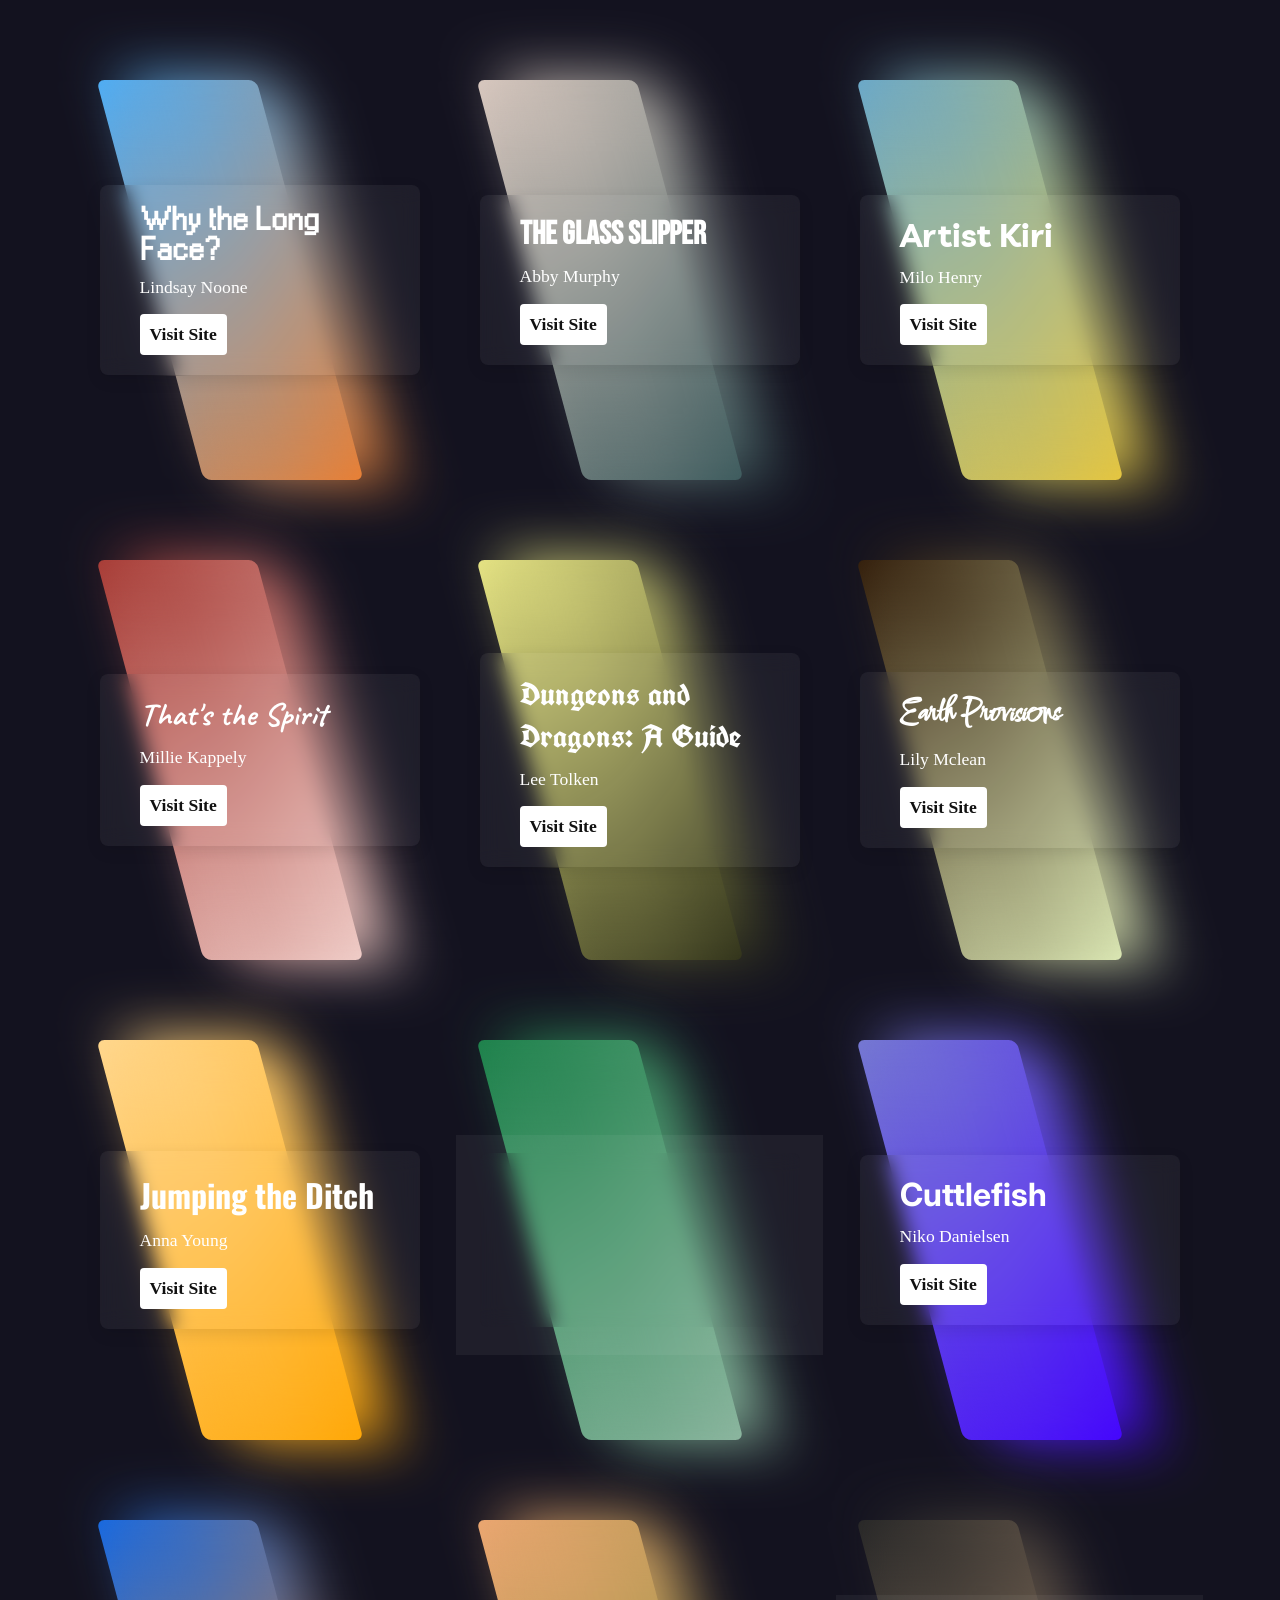
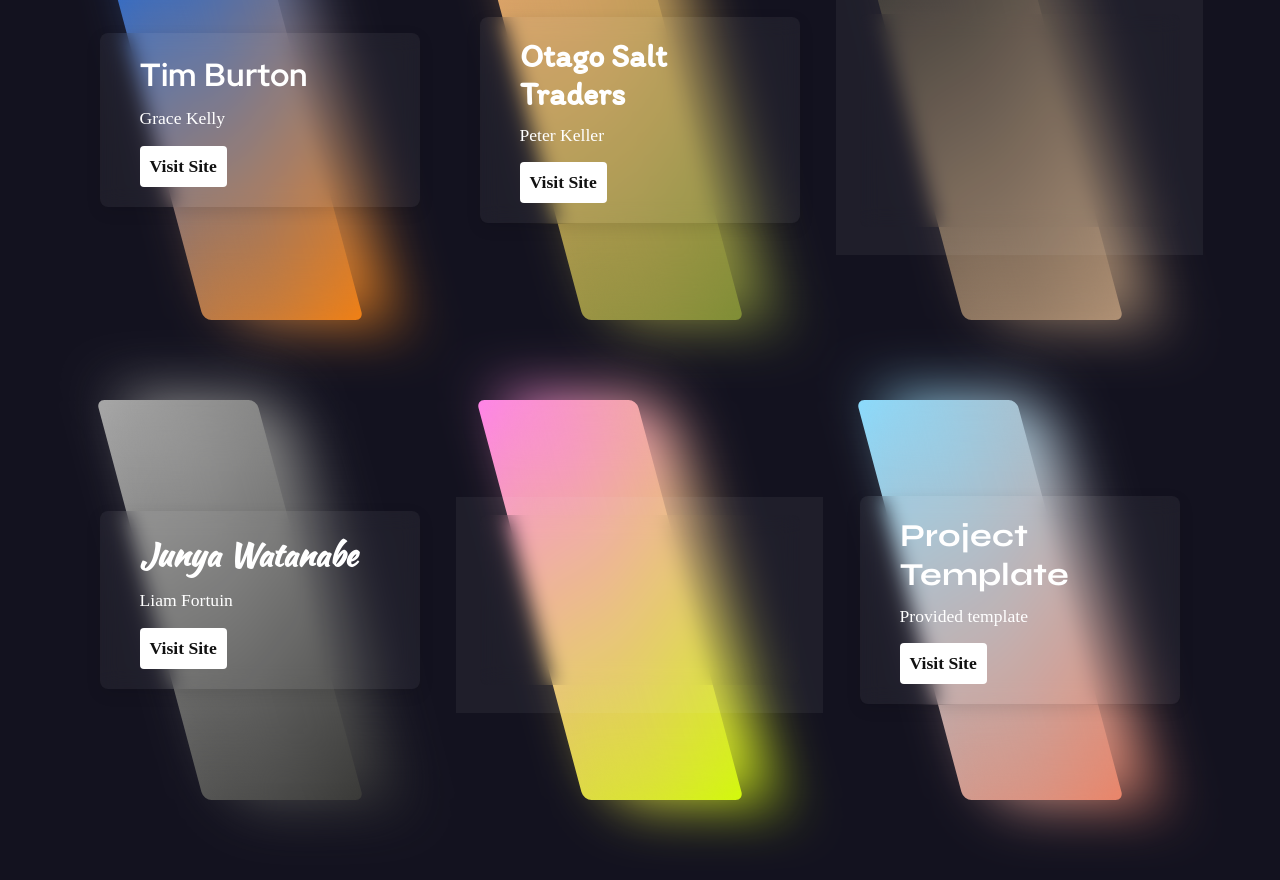
<file: index.html>
<!DOCTYPE html>
<html lang="en">
  <head>
    <meta charset="utf-8" />
    <meta name="viewport" content="width=device-width, initial-scale=1" />

    <link rel="icon" href="favicon.ico" />

    <title>Web Cert 2023</title>

    <link rel="stylesheet" href="style.css" />
  </head>

  <body>
    <!-- <header id="page-title">
        <h1 class="title-words">Web Cert 2023</h1>
    </header> -->

    <main>
        <section id="section-one">

              <div class="container">

                <div class="box">
                  <span></span>
                  <div class="content">
                    <h2 class="lindsay">Why the Long Face?</h2>
                    <p>Lindsay Noone</p>
                    <a href="Lindsay/index.html" target="_blank">Visit Site</a>
                  </div>
                </div>
                <div class="box">
                  <span></span>
                  <div class="content">
                    <h2 class="abby">The Glass Slipper</h2>
                    <p>Abby Murphy</p>
                    <a href="Abby/index.html" target="_blank">Visit Site</a>
                  </div>
                </div>
                <div class="box">
                  <span></span>
                  <div class="content">
                    <h2 class="milo">Artist Kiri</h2>
                    <p>Milo Henry</p>
                    <a href="Milo/index.html" target="_blank">Visit Site</a>
                  </div>
                </div>
                <div class="box">
                  <span></span>
                  <div class="content">
                    <h2 class="millie">That's the Spirit</h2>
                    <p>Millie Kappely</p>
                    <a href="Millie/index.html" target="_blank">Visit Site</a>
                  </div>
                </div>
                <div class="box">
                  <span></span>
                  <div class="content">
                    <h2 class="lee">Dungeons and Dragons: A Guide</h2>
                    <p>Lee Tolken</p>
                    <a href="Lee/index.html" target="_blank">Visit Site</a>
                  </div>
                </div>
                <div class="box">
                  <span></span>
                  <div class="content">
                    <h2 class="lily">Earth Provisions</h2>
                    <p>Lily Mclean</p>
                    <a href="Lily/index.html" target="_blank">Visit Site</a>
                  </div>
                </div>
                <div class="box">
                  <span></span>
                  <div class="content">
                    <h2 class="anna">Jumping the Ditch</h2>
                    <p>Anna Young</p>
                    <a href="Anna/index.html" target="_blank">Visit Site</a>
                  </div>
                </div>
                <div class="box">
                  <span></span>
                  <div class="content">
                    <h2 class="james">Wombats</h2>
                    <p>James Milne</p>
                    <a href="James/index.html" target="_blank">Visit Site</a>
                  </div>
                </div>
                <div class="box">
                  <span></span>
                  <div class="content">
                    <h2 class="niko">Cuttlefish</h2>
                    <p>Niko Danielsen</p>
                    <a href="Niko/index.html" target="_blank">Visit Site</a>
                  </div>
                </div>
                <div class="box">
                  <span></span>
                  <div class="content">
                    <h2 class="grace">Tim Burton</h2>
                    <p>Grace Kelly</p>
                    <a href="Grace/index.html" target="_blank">Visit Site</a>
                  </div>
                </div>
                <div class="box">
                  <span></span>
                  <div class="content">
                    <h2 class="peter">Otago Salt Traders</h2>
                    <p>Peter Keller</p>
                    <a href="Peter/index.html" target="_blank">Visit Site</a>
                  </div>
                </div>
                <div class="box">
                  <span></span>
                  <div class="content">
                    <h2 class="robin">The Midnight Library</h2>
                    <p>Robin Simpson</p>
                    <a href="https://the-midnight-library.glitch.me" target="_blank">Visit Site</a>
                  </div>
                </div>
                <div class="box">
                  <span></span>
                  <div class="content">
                    <h2 class="liam">Junya Watanabe</h2>
                    <p>Liam Fortuin</p>
                    <a href="Liam/index.html" target="_blank">Visit Site</a>
                  </div>
                </div>            
                <div class="box">
                  <span></span>
                  <div class="content">
                    <h2 class="caleb">Caleb's Shirts</h2>
                    <p>Caleb Michelle</p>
                    <a href="Caleb/index - Template.html" target="_blank">Visit Site</a>
                  </div>
                </div>
                <div class="box">
                  <span></span>
                  <div class="content">
                    <h2 class="caleb">Project Template</h2>
                    <p>Provided template</p>
                    <a href="project-template/index.html" target="_blank">Visit Site</a>
                  </div>
                </div>

              </div>
                
        </section>
    </main>

    <footer id="footer-area">
      
    </footer>
  </body>
</html>
</file>
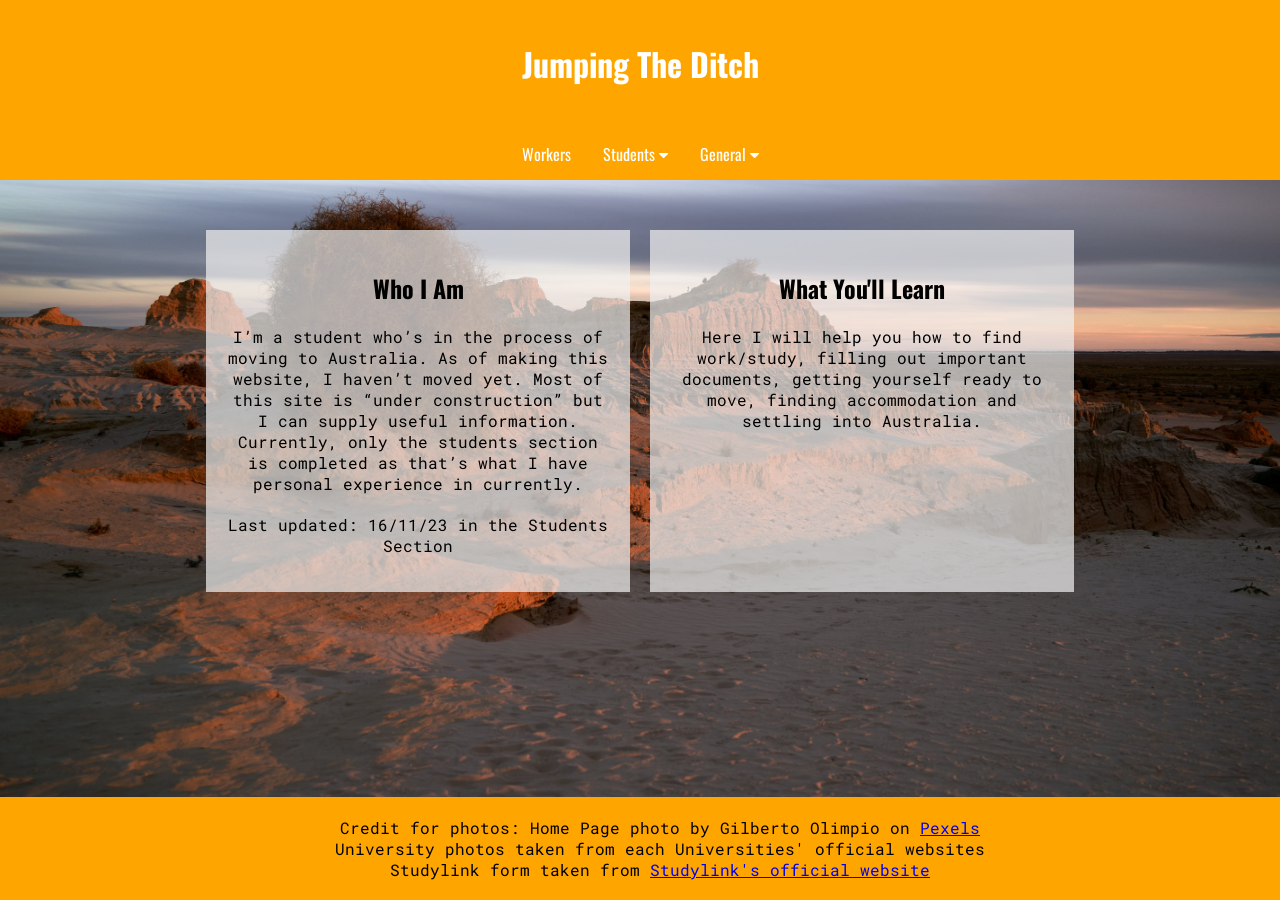
<file: Anna/index.html>
<!DOCTYPE html>
<html>

<!-- *****************************
         Author: Anna
         Creation date: 14/11/2023
         ***************************** -->

<head>
  <meta name="viewport" content="width=device-width, initial-scale=1">
  <meta charset="UTF-8">
  <link rel="stylesheet" href="https://cdnjs.cloudflare.com/ajax/libs/font-awesome/4.7.0/css/font-awesome.min.css">
<link rel="stylesheet" href="style.css"> 

  <title>Jumping The Ditch</title>

</head>

<body>

  <div class="title" id="home">
    <a href="#home">
    <h1>Jumping The Ditch</h1>
    </a>
  </div>

  <div class="navbar">
    <a href="underconstruction.html">Workers</a>
    <div class="dropdown">
      <button class="dropbtn">Students
        <i class="fa fa-caret-down"></i>
      </button>
      <div class="dropdown-content">
        <a href="exchangeprograms.html">Moving while studying</a>
        <a href="loans.html">Loans and Allowances</a>
        <a href="underconstruction.html">Finding Work</a>
      </div>
    </div>
    <div class="dropdown">
      <button class="dropbtn">General
        <i class="fa fa-caret-down"></i>
      </button>
      <div class="dropdown-content">
        <a href="underconstruction.html">Passport</a>
        <a href="underconstruction.html">Finding Flights</a>
        <a href="underconstruction.html">Refferals</a>
        <a href="underconstruction.html">IRD</a>
        <a href="underconstruction.html">Setting up a bank account</a>
        <a href="underconstruction.html">Housing</a>
        <a href="underconstruction.html">The Move</a>
        <a href="underconstruction.html">Visa</a>
        <a href="underconstruction.html">Medicare</a>
        <a href="underconstruction.html">Tax Code</a>
        <a href="underconstruction.html">Phone Providers</a>
        <a href="underconstruction.html">Transport</a>
      </div>
    </div>
  </div>

  <div class="center-sections">
    <div class="left-section">
      <h2>Who I Am</h2>
      <p>I’m a student who’s in the process of moving to Australia. As of making this website, I haven’t moved yet. Most of this site is “under construction” but I can supply useful information. Currently, only the students section is completed as that’s what I have personal experience in currently.</p>
   
      <p>Last updated: 16/11/23 in the Students Section</p>
   
    </div>

    <div class="right-section">
      <h2>What You'll Learn</h2>
      <p>Here I will help you how to find work/study, filling out important documents, getting yourself ready to move, finding accommodation and settling into Australia.</p>
    </div>
  </div>

  <footer>
    <p>Credit for photos: Home Page photo by Gilberto Olimpio on <a href="https://www.pexels.com/photo/rock-formation-and-desert-during-sunrise-8229573/" target="_blank">Pexels</a></p>

    <p>University photos taken from each Universities' official websites</p>

    <p>Studylink form taken from <a href="https://www.studylink.govt.nz/documents/forms/overseas-study-application.pdf" target="_blank">Studylink's official website</a></p>
</footer>



</body>

</html>
</file>
<file: style.css>
@import url('https://fonts.googleapis.com/css2?family=Bebas+Neue&family=Caveat:wght@700&family=Comforter&family=Crimson+Text:wght@700&family=Inter:wght@700&family=Itim&family=Kaushan+Script&family=Livvic:wght@300&family=Oswald&family=Playfair+Display:wght@700&family=Red+Hat+Display&family=Syne:wght@700&family=UnifrakturCook:wght@700&display=swap');@font-face {
    font-family: 'W95FA';
    src: url('Lindsay/w95fa.woff2') format('woff2'),
         url('Lindsay/w95fa.woff') format('woff');
    font-weight: normal;
    font-style: normal;
  }

*
{
  margin: 0;
  padding: 0;
  box-sizing: border-box;
  font-family: consolas;
}

html {
    overflow-x: hidden;
}

body
{
  display: flex;
  justify-content: center;
  align-items: center;
  min-height: 100vh;
  background: #13121f
}

.container
{
  display: flex;
  justify-content: center;
  align-items: center;
  flex-wrap: wrap;
  max-width: 1600px;
  padding: 40px 0;
}

.container .box
{
  position: relative;
  width: 320px;
  height: 400px;
  display: flex;
  justify-content: center;
  align-items: center;
  margin: 40px 30px;
  transition: 0.5s;
}

.container .box::before
{
  content:' ';
  position: absolute;
  top: 0;
  left: 50px;
  width: 50%;
  height: 100%;
  text-decoration: none;
  background: #fff;
  border-radius: 8px;
  transform: skewX(15deg);
  transition: 0.5s;
}

.container .box::after
{
  content:'';
  position: absolute;
  top: 0;
  left: 50;
  width: 50%;
  height: 100%;
  background: #fff;
  border-radius: 8px;
  transform: skewX(15deg);
  transition: 0.5s;
  filter: blur(30px);
}

.container .box:hover:before,
.container .box:hover:after
{
  transform: skewX(0deg);
  left: 20px;
  width: calc(100% - 90px);
  
}

.container .box:nth-child(1):before,
.container .box:nth-child(1):after
{
  background: linear-gradient(315deg, #f07d2b, #4EADF5)
}

.container .box:nth-child(2):before,
.container .box:nth-child(2):after
{
  background: linear-gradient(315deg, #365659, #D9C8BF)
}

.container .box:nth-child(3):before,
.container .box:nth-child(3):after
{
  background: linear-gradient(315deg, #ebc739, #6aa8c9)
}

.container .box:nth-child(4):before,
.container .box:nth-child(4):after
{
  background: linear-gradient(315deg, #F3D4CF, #A73C36)
}

.container .box:nth-child(5):before,
.container .box:nth-child(5):after
{
  background: linear-gradient(315deg, #292b16, #E6E484)
}

.container .box:nth-child(6):before,
.container .box:nth-child(6):after
{
  background: linear-gradient(315deg, #E3F1BC, #331E0B)
}

.container .box:nth-child(7):before,
.container .box:nth-child(7):after
{
  background: linear-gradient(315deg, #FFA500, #ffd78e)
}

.container .box:nth-child(8):before,
.container .box:nth-child(8):after
{
  background: linear-gradient(315deg, #91B8A3, #1D814B)
}

.container .box:nth-child(9):before,
.container .box:nth-child(9):after
{
  background: linear-gradient(315deg, #4200FF, #7579D1)
}

.container .box:nth-child(10):before,
.container .box:nth-child(10):after
{
  background: linear-gradient(315deg, #FC8109, #1769E1)
}

.container .box:nth-child(11):before,
.container .box:nth-child(11):after
{
  background: linear-gradient(315deg, #798C32, #EBA671)
}

.container .box:nth-child(12):before,
.container .box:nth-child(12):after
{
  background: linear-gradient(315deg, #B79678, #272727)
}

.container .box:nth-child(13):before,
.container .box:nth-child(13):after
{
  background: linear-gradient(315deg, #333331, #A8A8A8)
}

.container .box:nth-child(14):before,
.container .box:nth-child(14):after
{
  background: linear-gradient(315deg, #D0FF00, #FF83EA)
}

.container .box:nth-child(15):before,
.container .box:nth-child(15):after
{
  background: linear-gradient(315deg, #EF8061, #8adbfd)
}

.container .box span
{
  display: block;
  position: absolute;
  top: 0;
  left: 0;
  right: 0;
  bottom: 0;
  z-index: 5;
  pointer-events: none;
}

.container .box span::before
{
  content:'';
  position: absolute;
  top: 0;
  left: 0;
  width: 0;
  height: 0;
  border-radius: 8px;
  background: rgba(255, 255, 255, 0.1);
  backdrop-filter: blur(10px);
  opacity: 0;
  transition: 0.1s;  
  animation: animate 2s ease-in-out infinite;
  box-shadow: 0 5px 15px rgba(0,0,0,0.08)
}

.container .box:hover span::before
{
  top: -50px;
  left: 50px;
  width: 100px;
  height: 100px;
  opacity: 1;
}

.container .box span::after
{
  content:'';
  position: absolute;
  bottom: 0;
  right: 0;
  width: 100%;
  height: 100%;
  border-radius: 8px;
  background: rgba(255, 255, 255, 0.1);
  backdrop-filter: blur(10px);
  opacity: 0;
  transition: 0.5s;
  animation: animate 2s ease-in-out infinite;
  box-shadow: 0 5px 15px rgba(0,0,0,0.08);
  animation-delay: -1s;
}

.container .box:hover span:after
{
  bottom: -50px;
  right: 50px;
  width: 100px;
  height: 100px;
  opacity: 1;
}

@keyframes animate
{
  0%, 100%
  {
    transform: translateY(10px);
  }
  
  50%
  {
    transform: translate(-10px);
  }
}

.container .box .content
{
  position: relative;
  width: 320px;
  left: 0;
  padding: 20px 40px;
  background: rgba(255, 255, 255, 0.05);
  backdrop-filter: blur(10px);
  box-shadow: 0 5px 15px rgba(0, 0, 0, 0.1);
  border-radius: 8px;
  z-index: 1;
  transform: 0.5s;
  color: #fff;
}

.container .box:hover .content
{
  left: -25px;
  padding: 60px 40px;
}

.container .box .content h2
{
  font-size: 2em;
  color: #fff;
  margin-bottom: 10px;
}

.container .box .content p
{
  font-size: 1.1em;
  margin-bottom: 10px;
  line-height: 1.4em;
}

.container .box .content a
{
  display: inline-block;
  font-size: 1.1em;
  color: #111;
  background: #fff;
  padding: 10px;
  border-radius: 4px;
  text-decoration: none;
  font-weight: 700;
  margin-top: 5px;
}

.container .box .content a:hover
{
  background: #ffcf4d;
  border: 1px solid rgba(255, 0, 88, 0.4);
  box-shadow: 0 1px 15px rgba(1, 1, 1, 0.2);
}

.abby{
    font-family: 'Bebas Neue', sans-serif;
}

.anna{
    font-family: 'Oswald', sans-serif;
}

.caleb{
    font-family: 'Syne', sans-serif;
}

.grace{
  font-family: 'Red Hat Display', sans-serif;
}

.james{
    font-family: 'Playfair Display', serif;
}

.lee{
    font-family: 'UnifrakturCook', cursive;
}

.liam{
    font-family: 'Kaushan Script', cursive;
}

.lily{
    font-family: 'Comforter', cursive;
}

.lindsay{
    font-family: 'W95FA';
}

.millie{
    font-family: 'Caveat', cursive;
}

.milo{
    font-family: 'Livvic', sans-serif;
}

.niko{
  font-family: 'Inter', sans-serif;
}

.peter{
    font-family: 'Itim', cursive;
}

.robin{
    font-family: 'Crimson Text', serif;
}
</file>
<file: Anna/style.css>
@import url('https://fonts.googleapis.com/css2?family=Oswald&family=Roboto+Mono&display=swap');

body {
    font-family: 'Oswald', sans-serif;
    margin: 0;
    background-image: url('Images/Outback.jpg');
    background-size: cover;
    background-repeat: no-repeat;
  }

  .title {
    text-align: center;
    padding: 20px;
    background-color: orange;
    color: white;
  }
  .title a {
    text-decoration: none;
  }
  .title a:hover {
    color: black;
  }


  .navbar {
    overflow: hidden;
    background-color: orange;
    display: flex;
    justify-content: center;
  }

  .navbar a {
    float: left;
    font-size: 16px;
    color: white;
    text-align: center;
    padding: 14px 16px;
    text-decoration: none;
  }

  .dropdown {
    float: left;
    overflow: hidden;
  }

  .dropdown .dropbtn {
    font-size: 16px;
    border: none;
    outline: none;
    color: white;
    padding: 14px 16px;
    background-color: inherit;
    font-family: inherit;
    margin: 0;
  }

  .navbar a:hover,
  .dropdown:hover .dropbtn {
    background-color: darkorange;
  }

  .dropdown-content {
    display: none;
    position: absolute;
    background-color: #f9f9f9;
    min-width: 160px;
    box-shadow: 0px 8px 16px 0px rgba(0, 0, 0, 0.2);
    z-index: 1;
  }

  .dropdown-content a {
    float: none;
    color: black;
    padding: 12px 16px;
    text-decoration: none;
    display: block;
    text-align: left;
  }

  .dropdown-content a:hover {
    background-color: #ddd;
  }

  .dropdown:hover .dropdown-content {
    display: block;
  }

  .general-dropdown {
    display: none;
    position: absolute;
    background-color: #f9f9f9;
    min-width: 160px;
    box-shadow: 0px 8px 16px 0px rgba(0, 0, 0, 0.2);
    z-index: 1;
  }

  .dropdown:hover .general-dropdown {
    display: block;
  }

  h1
  {
    text-align: center;
    margin-top: 20px;
    color: white;
  }

  p {
    text-align: center;
    margin-top: 20px;
    color: black;
    font-family: 'Roboto Mono', monospace;
  }

  .center-sections {
    display: flex;
    justify-content: center;
  }

  .left-section,
  .right-section {
    width: 30%;
    padding: 20px;
    background-color: rgba(241, 241, 241, 0.7);
    margin: 50px 10px;
  }

  .left-section h2,
  .right-section h2 {
    text-align: center;
  }

  .bottom-section {
    clear: both;
    text-align: center;
    padding: 20px;
    background-color: rgba(241, 241, 241, 0.7);
  }

  .bottom-section p {
    text-align: center;
    display: none;
  }

  footer {
    background-color: orange;
    padding: 20px;
    text-align: center;
    position: fixed;
    bottom: 0;
    width: 100%;
  }
  
  footer p {
    margin: 0;
  }
</file>
